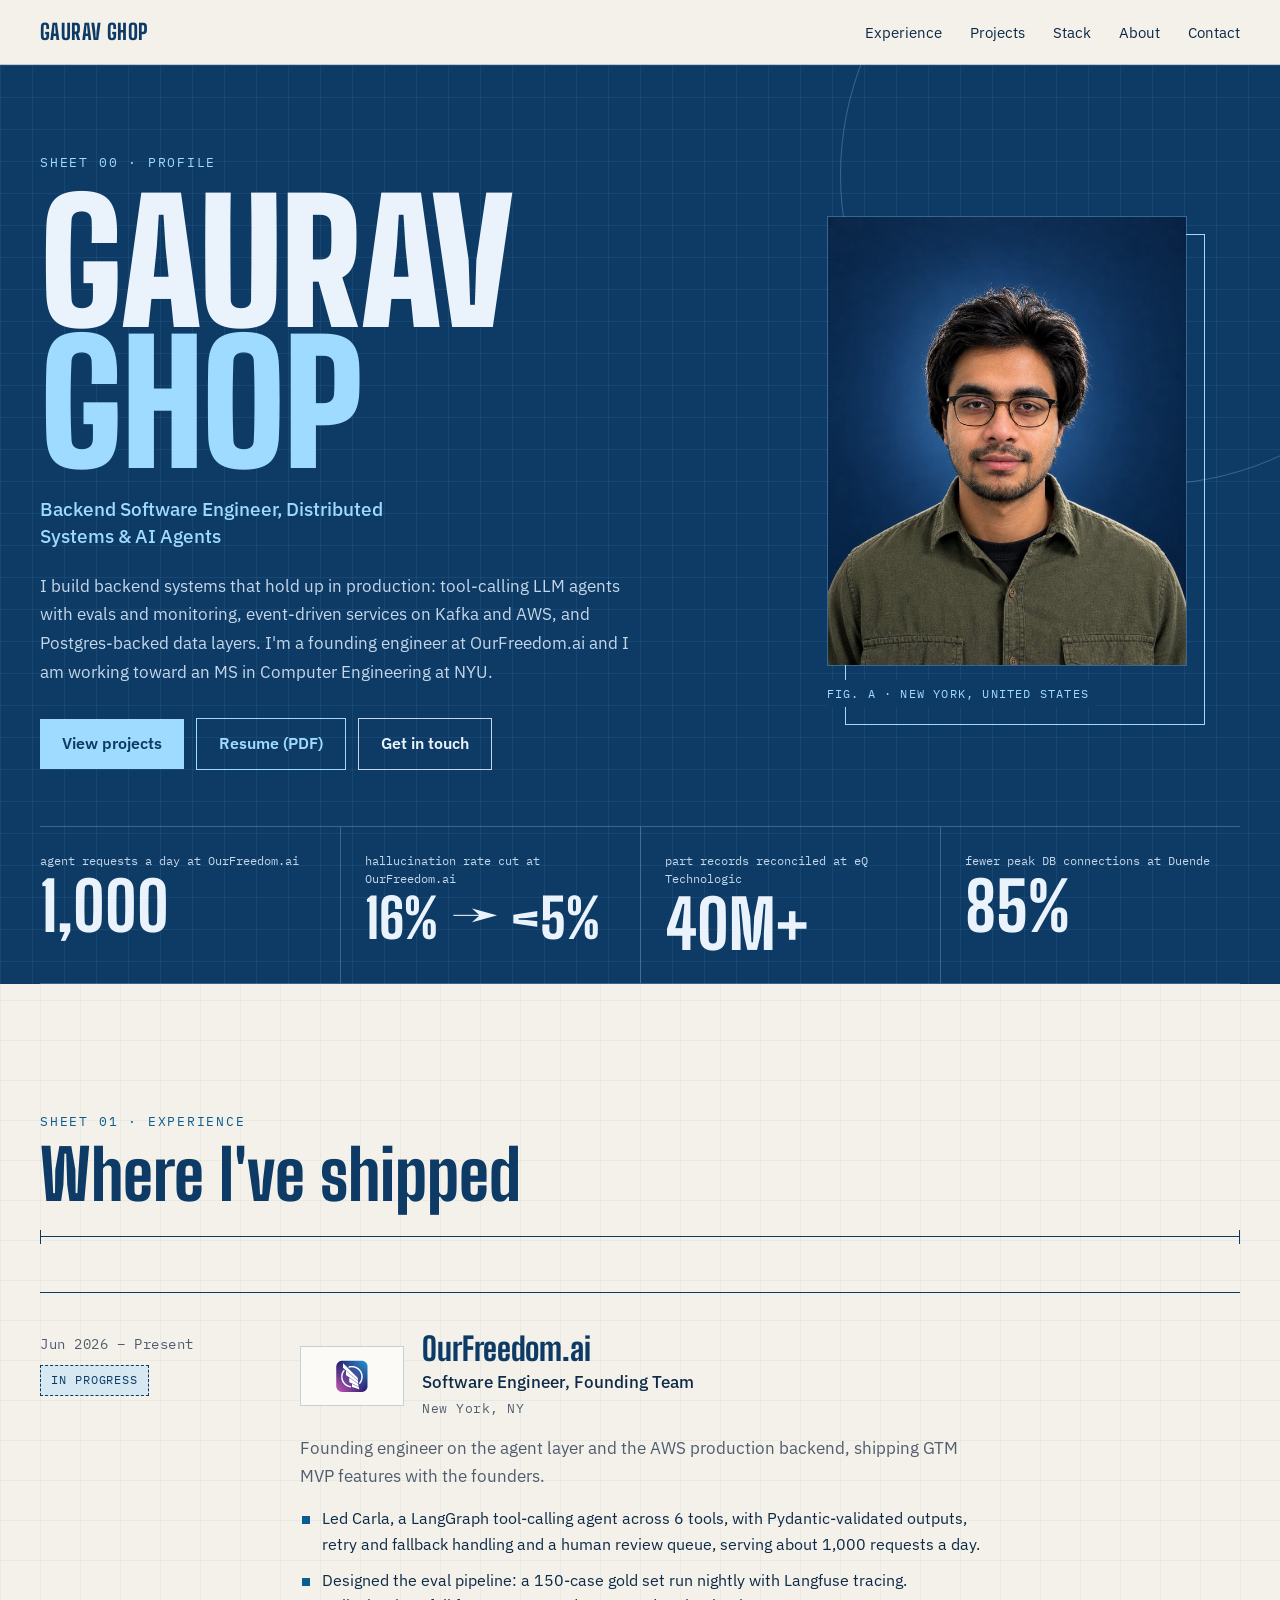
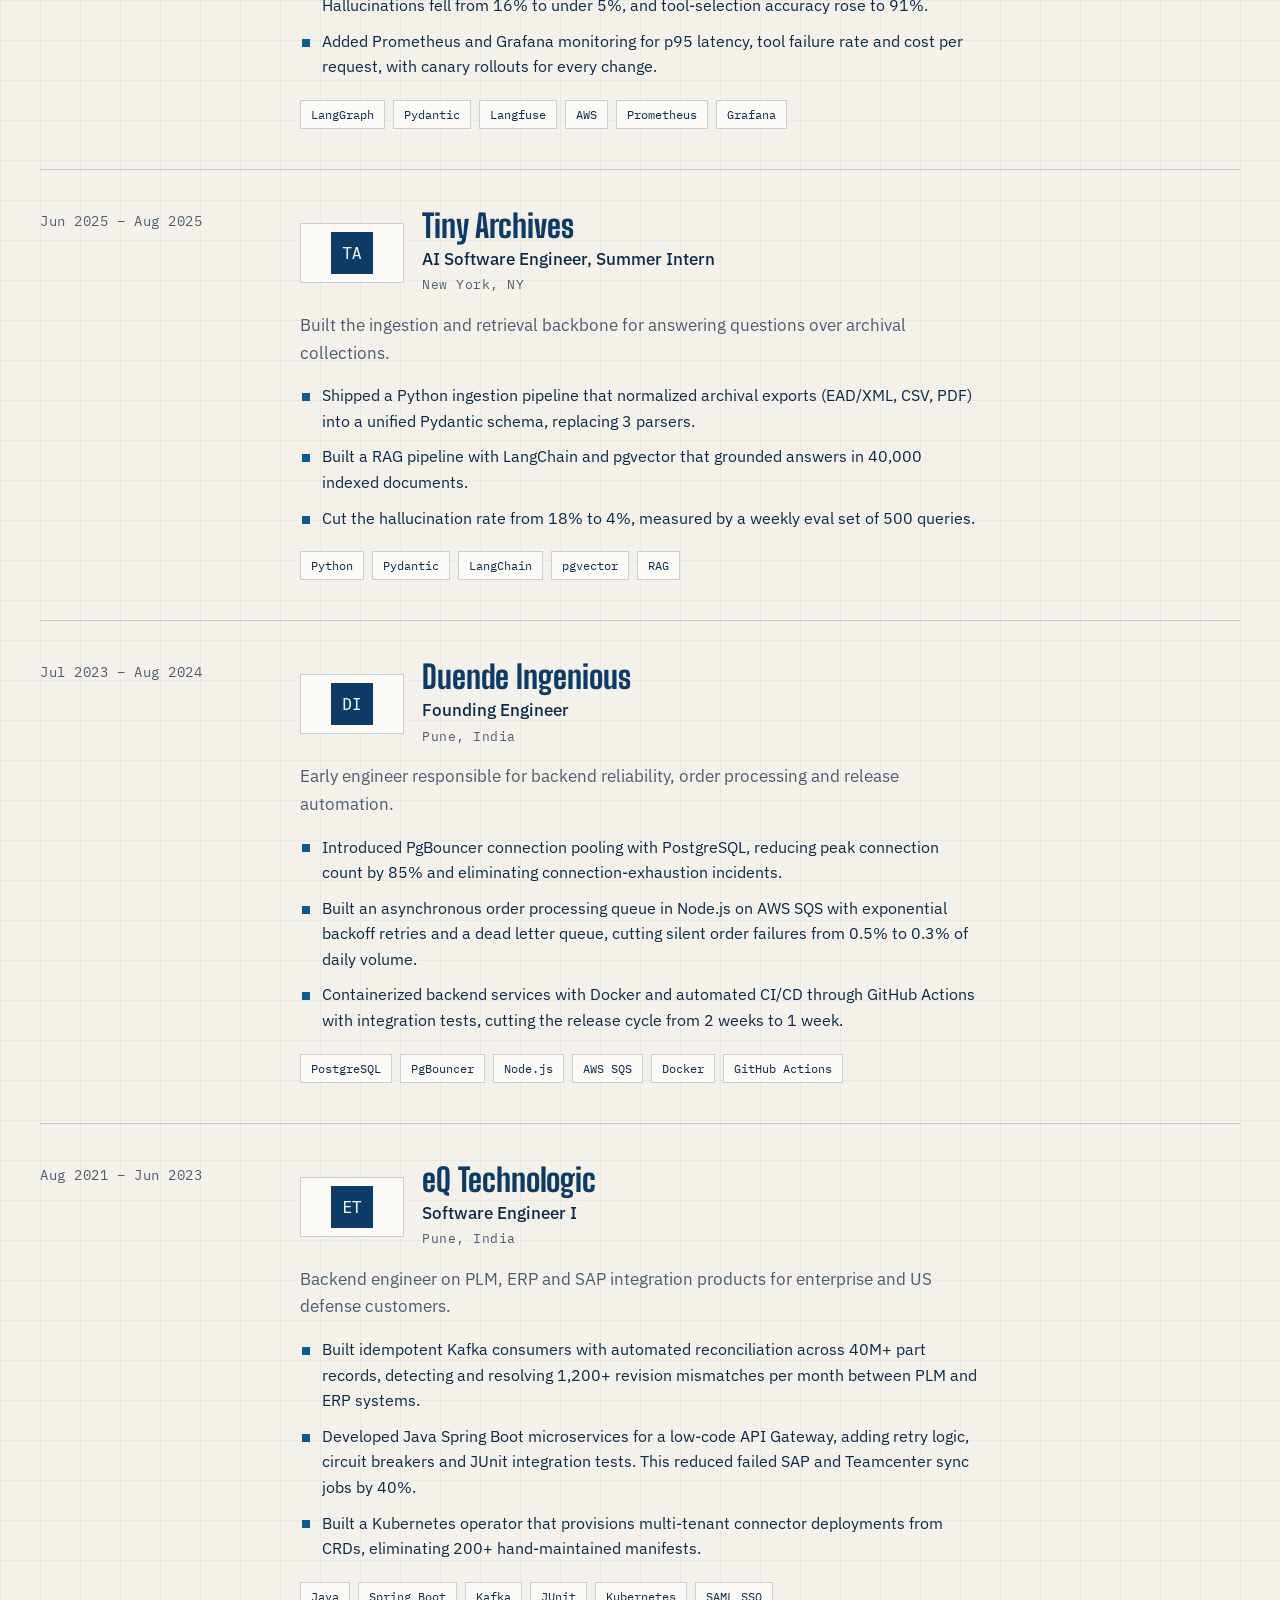
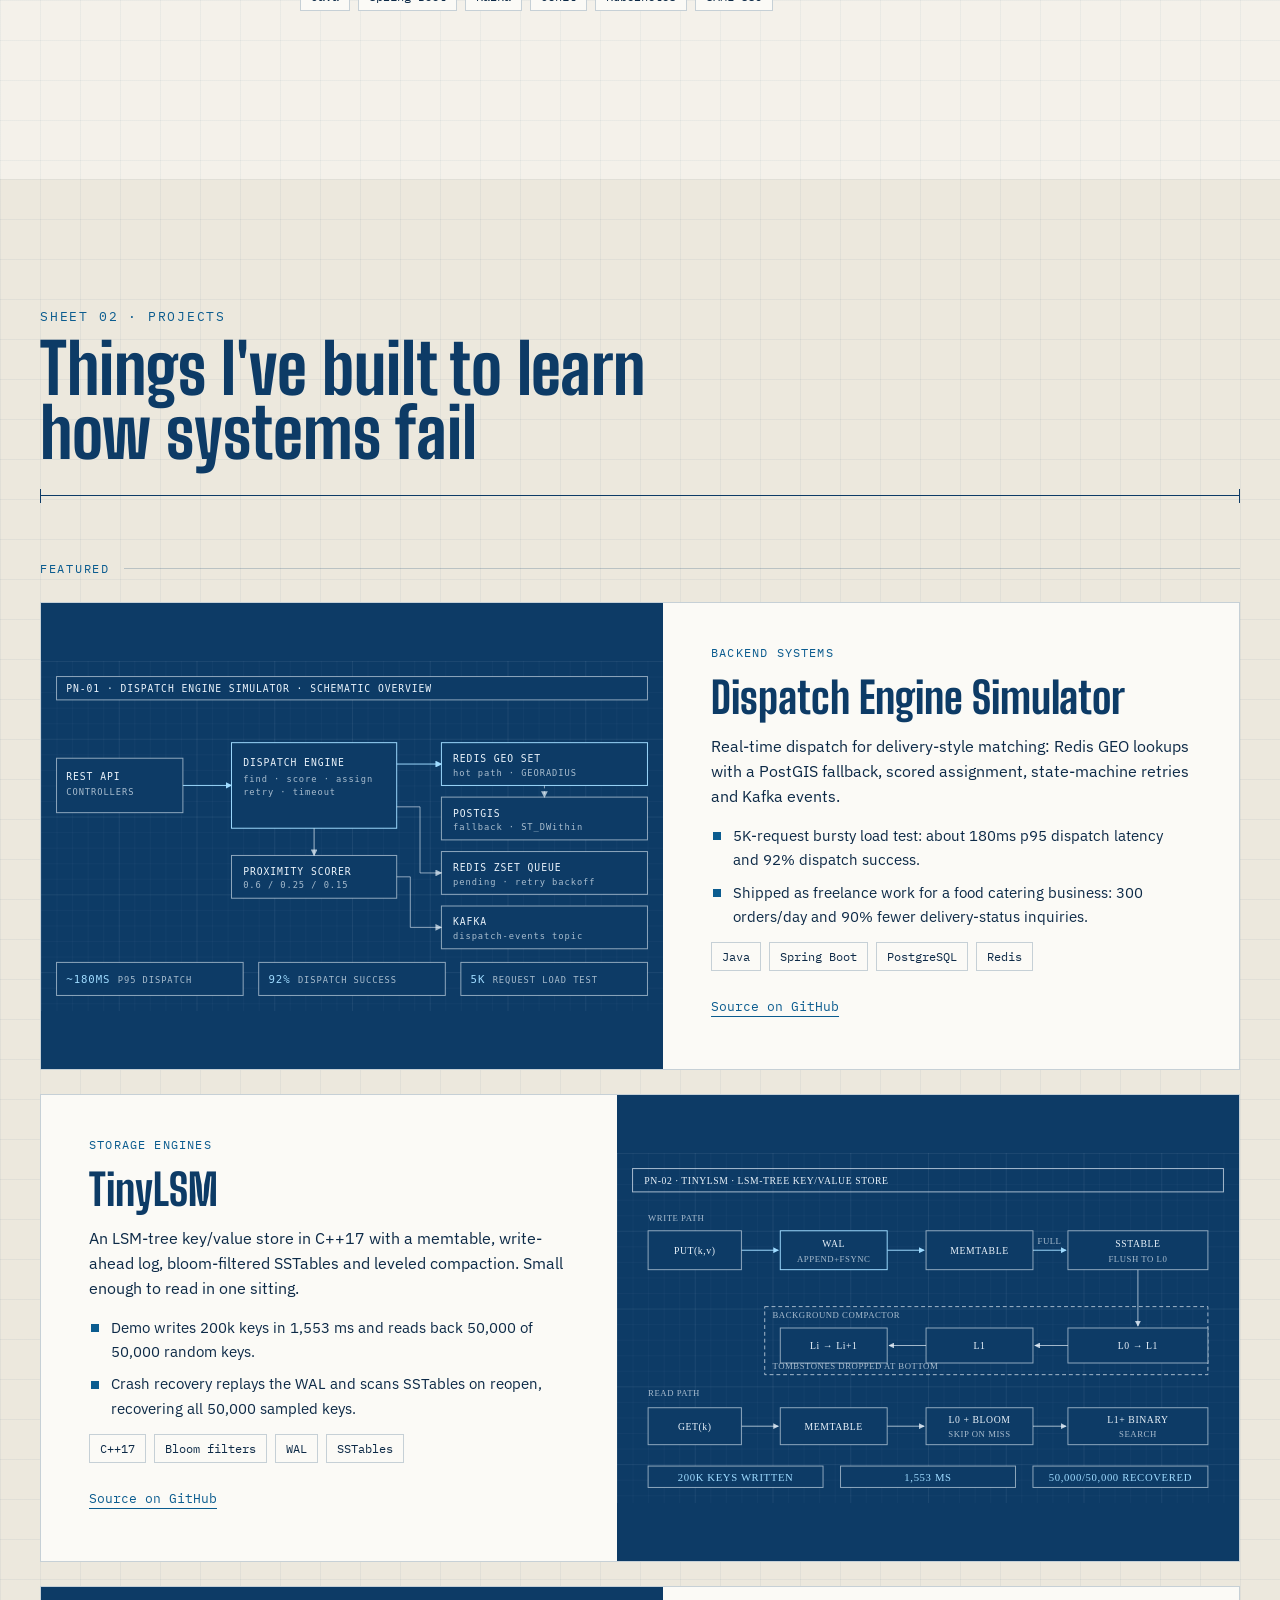
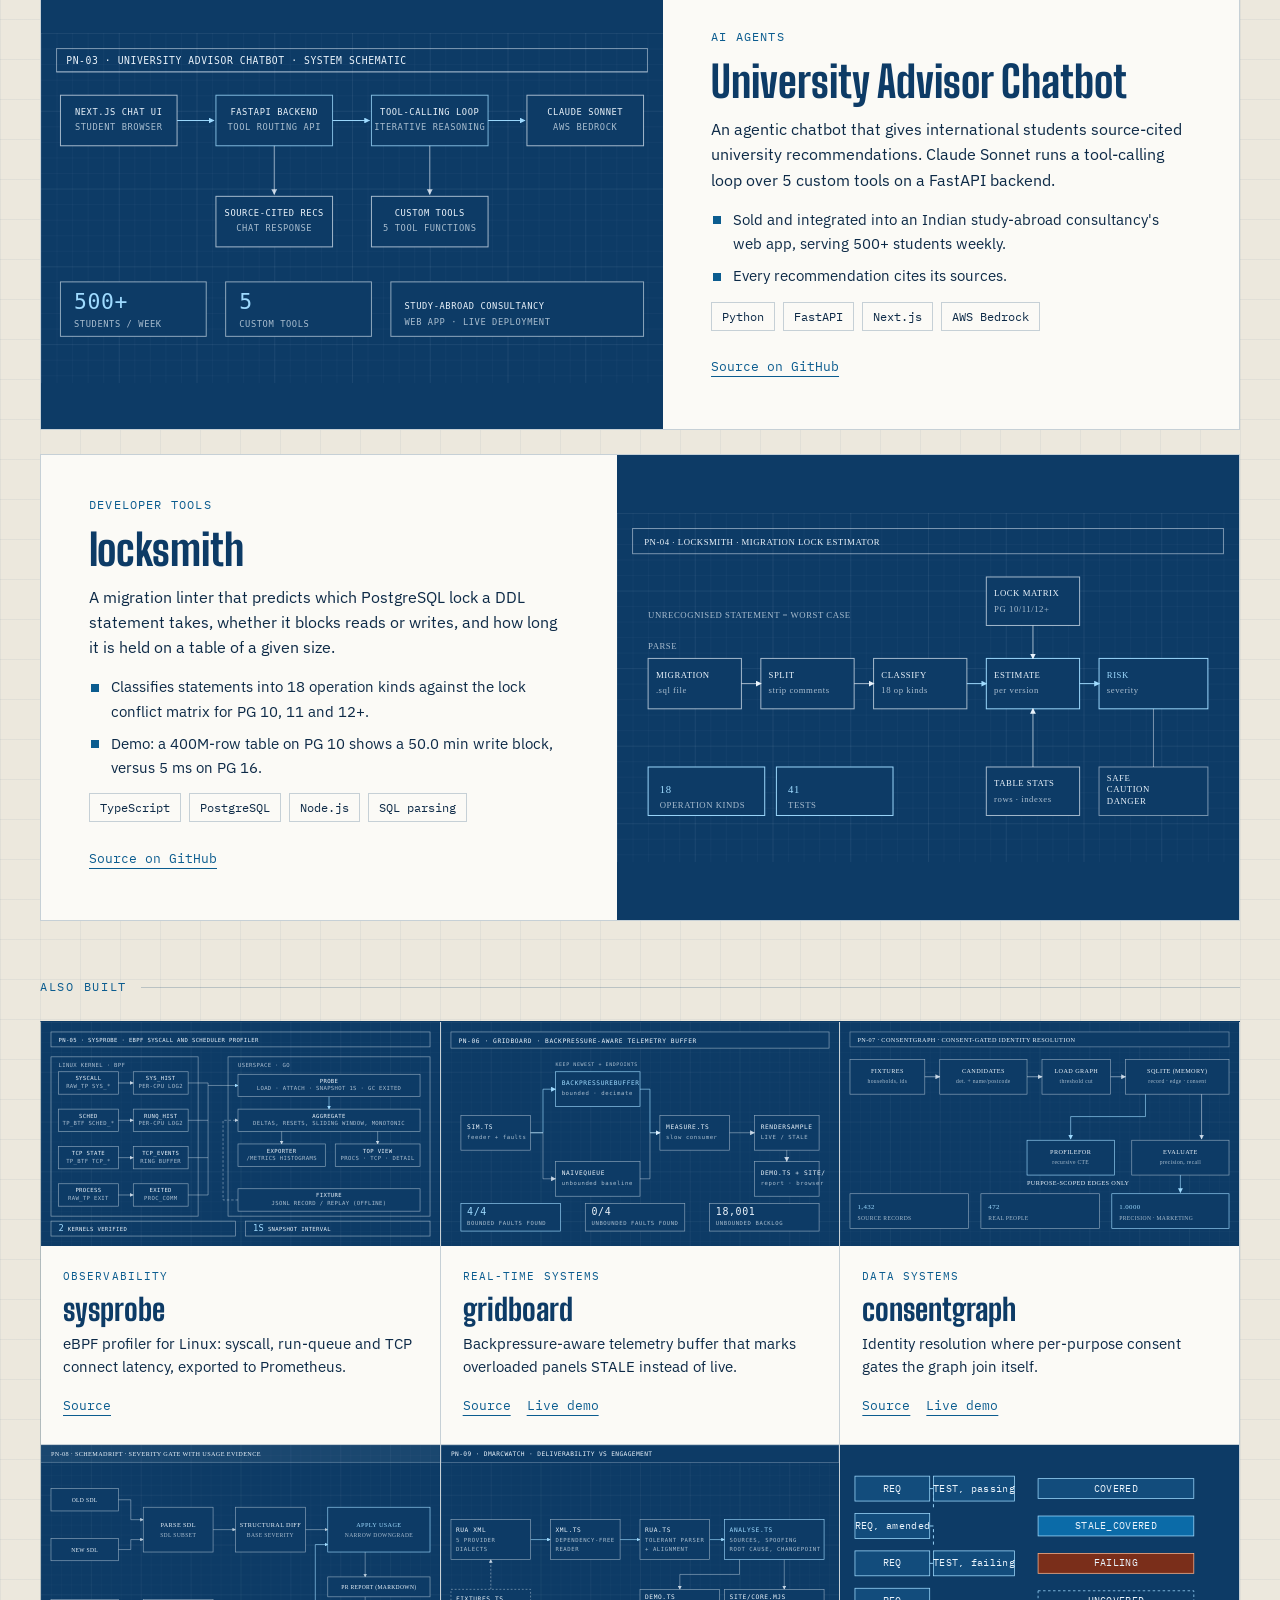
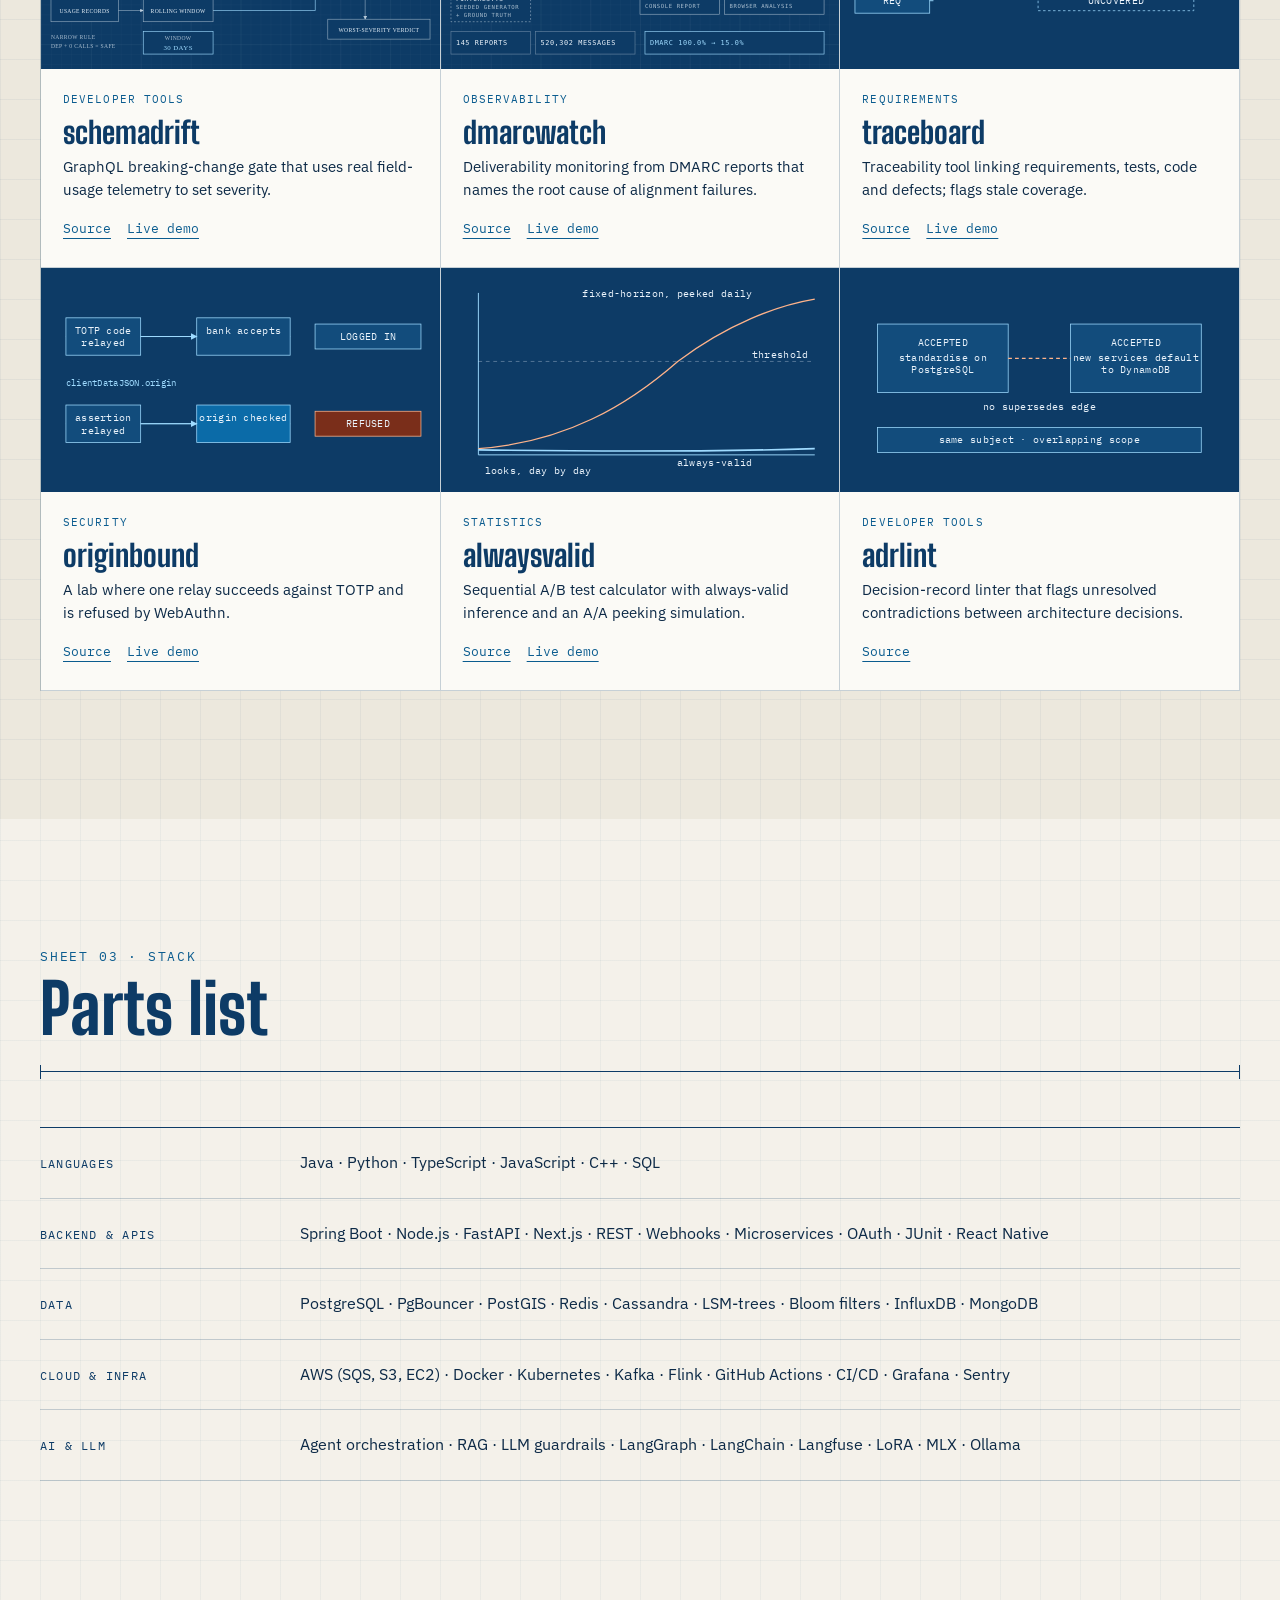
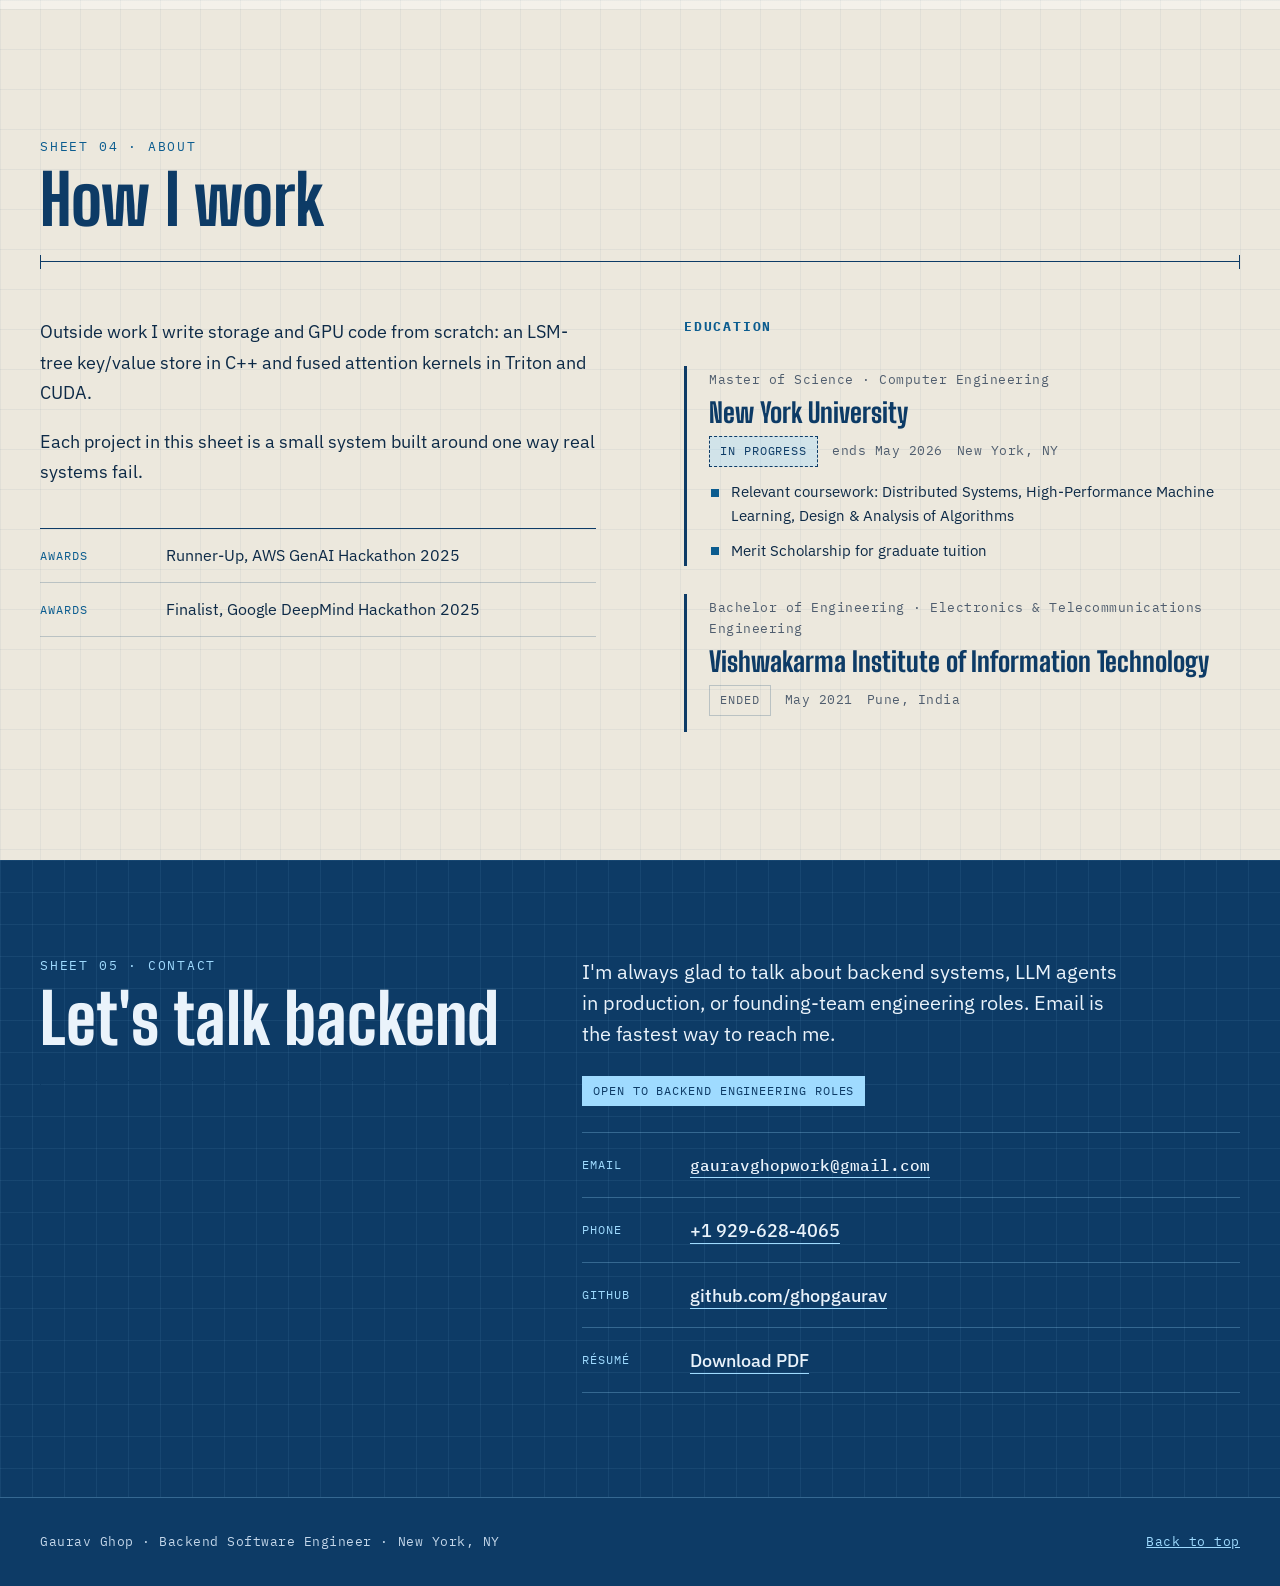
<file: index.html>
<!doctype html>
<html lang="en">
<head>
<meta charset="utf-8">
<meta name="viewport" content="width=device-width, initial-scale=1">
<title>Gaurav Ghop | Backend Software Engineer</title>
<meta name="description" content="Backend engineer building production LLM agents, Kafka and Spring Boot services, and Postgres systems. Founding engineer at OurFreedom.ai, based in New York.">
<link rel="canonical" href="https://ghopgaurav.github.io/">
<meta name="theme-color" content="#0D3B66">
<meta property="og:type" content="website">
<meta property="og:title" content="Gaurav Ghop | Backend Software Engineer">
<meta property="og:description" content="Backend engineer building production LLM agents, Kafka and Spring Boot services, and Postgres systems. Founding engineer at OurFreedom.ai, based in New York.">
<meta property="og:url" content="https://ghopgaurav.github.io/">
<meta property="og:image" content="https://ghopgaurav.github.io/assets/images/social-card.png">
<meta property="og:image:width" content="1200">
<meta property="og:image:height" content="630">
<meta name="twitter:card" content="summary_large_image">
<meta name="twitter:title" content="Gaurav Ghop | Backend Software Engineer">
<meta name="twitter:description" content="Backend engineer building production LLM agents, Kafka and Spring Boot services, and Postgres systems.">
<meta name="twitter:image" content="https://ghopgaurav.github.io/assets/images/social-card.png">
<link rel="icon" href="favicon.svg" type="image/svg+xml">
<link rel="apple-touch-icon" href="apple-touch-icon.png">
<link rel="preconnect" href="https://fonts.googleapis.com">
<link rel="preconnect" href="https://fonts.gstatic.com" crossorigin>
<link rel="stylesheet" href="https://fonts.googleapis.com/css2?family=Big+Shoulders+Display:wght@700;800;900&family=IBM+Plex+Sans:wght@400;500;600&family=IBM+Plex+Mono:wght@400;500&display=swap">
<link rel="stylesheet" href="styles.css">
<script type="application/ld+json">
{
  "@context": "https://schema.org",
  "@type": "Person",
  "name": "Gaurav Ghop",
  "url": "https://ghopgaurav.github.io/",
  "email": "gauravghopwork@gmail.com",
  "jobTitle": "Backend Software Engineer, Distributed Systems & AI Agents",
  "sameAs": ["https://github.com/ghopgaurav"],
  "address": {"@type": "PostalAddress", "addressLocality": "New York", "addressRegion": "NY", "addressCountry": "US"}
}
</script>
</head>
<body>
<a class="skip" href="#main">Skip to content</a>

<header class="site-head">
  <div class="wrap head-row">
    <a class="brand" href="#top" aria-label="Gaurav Ghop, back to top">Gaurav Ghop</a>
    <nav class="nav-desk" aria-label="Primary">
      <a href="#experience">Experience</a>
      <a href="#projects">Projects</a>
      <a href="#stack">Stack</a>
      <a href="#about">About</a>
      <a href="#contact">Contact</a>
    </nav>
    <details class="nav-menu">
      <summary>Menu</summary>
      <nav aria-label="Mobile">
        <a href="#experience">Experience</a>
        <a href="#projects">Projects</a>
        <a href="#stack">Stack</a>
        <a href="#about">About</a>
        <a href="#contact">Contact</a>
      </nav>
    </details>
  </div>
</header>

<main id="main">

<!-- HERO -->
<section id="top" class="hero dark">
  <div class="wrap hero-grid">
    <div class="hero-copy">
      <p class="mono kicker">Sheet 00 · Profile</p>
      <h1><span class="h1-a">Gaurav</span><span class="h1-b">Ghop</span></h1>
      <p class="headline">Backend Software Engineer, Distributed Systems &amp; AI Agents</p>
      <p class="summary">I build backend systems that hold up in production: tool-calling LLM agents with evals and monitoring, event-driven services on Kafka and AWS, and Postgres-backed data layers. I'm a founding engineer at OurFreedom.ai and I am working toward an MS in Computer Engineering at NYU.</p>
      <div class="ctas">
        <a class="btn btn-primary" href="#projects">View projects</a>
        <a class="btn btn-ghost" href="assets/files/gaurav-ghop-resume.pdf" download>Resume (PDF)</a>
        <a class="btn btn-quiet" href="#contact">Get in touch</a>
      </div>
    </div>
    <figure class="plate">
      <img src="assets/images/gaurav-ghop.jpg" alt="Portrait of Gaurav Ghop" width="800" height="1000">
      <figcaption class="mono">Fig. A · New York, United States</figcaption>
    </figure>
  </div>
  <div class="wrap">
    <dl class="readouts">
      <div class="readout">
        <dt>agent requests a day at OurFreedom.ai</dt>
        <dd>1,000</dd>
      </div>
      <div class="readout">
        <dt>hallucination rate cut at OurFreedom.ai</dt>
        <dd class="nowrap">16% → &lt;5%</dd>
      </div>
      <div class="readout">
        <dt>part records reconciled at eQ Technologic</dt>
        <dd>40M+</dd>
      </div>
      <div class="readout">
        <dt>fewer peak DB connections at Duende</dt>
        <dd>85%</dd>
      </div>
    </dl>
  </div>
</section>

<!-- EXPERIENCE -->
<section id="experience" class="sheet">
  <div class="wrap">
    <header class="sheet-head">
      <p class="mono kicker">Sheet 01 · Experience</p>
      <h2>Where I've shipped</h2>
      <div class="dimline" aria-hidden="true"></div>
    </header>
    <ol class="roles">
      <li class="role">
        <div class="role-when">
          <p class="mono">Jun 2026 – Present</p>
          <span class="status">In progress</span>
        </div>
        <div class="role-body">
          <div class="role-id">
            <span class="logo"><img src="assets/images/logos/ourfreedom-ai.png" alt="OurFreedom.ai logo" width="160" height="56"></span>
            <div>
              <h3>OurFreedom.ai</h3>
              <p class="role-title">Software Engineer, Founding Team</p>
              <p class="mono loc">New York, NY</p>
            </div>
          </div>
          <p class="role-desc">Founding engineer on the agent layer and the AWS production backend, shipping GTM MVP features with the founders.</p>
          <ul class="bullets">
            <li>Led Carla, a LangGraph tool-calling agent across 6 tools, with Pydantic-validated outputs, retry and fallback handling and a human review queue, serving about 1,000 requests a day.</li>
            <li>Designed the eval pipeline: a 150-case gold set run nightly with Langfuse tracing. Hallucinations fell from 16% to under 5%, and tool-selection accuracy rose to 91%.</li>
            <li>Added Prometheus and Grafana monitoring for p95 latency, tool failure rate and cost per request, with canary rollouts for every change.</li>
          </ul>
          <ul class="chips" aria-label="Technologies at OurFreedom.ai">
            <li>LangGraph</li><li>Pydantic</li><li>Langfuse</li><li>AWS</li><li>Prometheus</li><li>Grafana</li>
          </ul>
        </div>
      </li>
      <li class="role">
        <div class="role-when">
          <p class="mono">Jun 2025 – Aug 2025</p>
        </div>
        <div class="role-body">
          <div class="role-id">
            <span class="logo"><img src="assets/images/logos/tiny-archives.svg" alt="Tiny Archives logo" width="160" height="56"></span>
            <div>
              <h3>Tiny Archives</h3>
              <p class="role-title">AI Software Engineer, Summer Intern</p>
              <p class="mono loc">New York, NY</p>
            </div>
          </div>
          <p class="role-desc">Built the ingestion and retrieval backbone for answering questions over archival collections.</p>
          <ul class="bullets">
            <li>Shipped a Python ingestion pipeline that normalized archival exports (EAD/XML, CSV, PDF) into a unified Pydantic schema, replacing 3 parsers.</li>
            <li>Built a RAG pipeline with LangChain and pgvector that grounded answers in 40,000 indexed documents.</li>
            <li>Cut the hallucination rate from 18% to 4%, measured by a weekly eval set of 500 queries.</li>
          </ul>
          <ul class="chips" aria-label="Technologies at Tiny Archives">
            <li>Python</li><li>Pydantic</li><li>LangChain</li><li>pgvector</li><li>RAG</li>
          </ul>
        </div>
      </li>
      <li class="role">
        <div class="role-when">
          <p class="mono">Jul 2023 – Aug 2024</p>
        </div>
        <div class="role-body">
          <div class="role-id">
            <span class="logo"><img src="assets/images/logos/duende-ingenious.svg" alt="Duende Ingenious logo" width="160" height="56"></span>
            <div>
              <h3>Duende Ingenious</h3>
              <p class="role-title">Founding Engineer</p>
              <p class="mono loc">Pune, India</p>
            </div>
          </div>
          <p class="role-desc">Early engineer responsible for backend reliability, order processing and release automation.</p>
          <ul class="bullets">
            <li>Introduced PgBouncer connection pooling with PostgreSQL, reducing peak connection count by 85% and eliminating connection-exhaustion incidents.</li>
            <li>Built an asynchronous order processing queue in Node.js on AWS SQS with exponential backoff retries and a dead letter queue, cutting silent order failures from 0.5% to 0.3% of daily volume.</li>
            <li>Containerized backend services with Docker and automated CI/CD through GitHub Actions with integration tests, cutting the release cycle from 2 weeks to 1 week.</li>
          </ul>
          <ul class="chips" aria-label="Technologies at Duende Ingenious">
            <li>PostgreSQL</li><li>PgBouncer</li><li>Node.js</li><li>AWS SQS</li><li>Docker</li><li>GitHub Actions</li>
          </ul>
        </div>
      </li>
      <li class="role">
        <div class="role-when">
          <p class="mono">Aug 2021 – Jun 2023</p>
        </div>
        <div class="role-body">
          <div class="role-id">
            <span class="logo"><img src="assets/images/logos/eq-technologic.svg" alt="eQ Technologic logo" width="160" height="56"></span>
            <div>
              <h3>eQ Technologic</h3>
              <p class="role-title">Software Engineer I</p>
              <p class="mono loc">Pune, India</p>
            </div>
          </div>
          <p class="role-desc">Backend engineer on PLM, ERP and SAP integration products for enterprise and US defense customers.</p>
          <ul class="bullets">
            <li>Built idempotent Kafka consumers with automated reconciliation across 40M+ part records, detecting and resolving 1,200+ revision mismatches per month between PLM and ERP systems.</li>
            <li>Developed Java Spring Boot microservices for a low-code API Gateway, adding retry logic, circuit breakers and JUnit integration tests. This reduced failed SAP and Teamcenter sync jobs by 40%.</li>
            <li>Built a Kubernetes operator that provisions multi-tenant connector deployments from CRDs, eliminating 200+ hand-maintained manifests.</li>
          </ul>
          <ul class="chips" aria-label="Technologies at eQ Technologic">
            <li>Java</li><li>Spring Boot</li><li>Kafka</li><li>JUnit</li><li>Kubernetes</li><li>SAML SSO</li>
          </ul>
        </div>
      </li>
    </ol>
  </div>
</section>

<!-- PROJECTS -->
<section id="projects" class="sheet sheet-tint">
  <div class="wrap">
    <header class="sheet-head">
      <p class="mono kicker">Sheet 02 · Projects</p>
      <h2>Things I've built to learn how systems fail</h2>
      <div class="dimline" aria-hidden="true"></div>
    </header>

    <p class="sub-label mono">Featured</p>
    <div class="feature-list">

      <article class="proj p-feature">
        <div class="proj-visual"><img src="assets/images/projects/dispatch-engine-simulator.svg" alt="Dispatch Engine Simulator drawing" width="640" height="360" loading="lazy"></div>
        <div class="proj-body">
          <p class="mono cat">Backend systems</p>
          <h3>Dispatch Engine Simulator</h3>
          <p>Real-time dispatch for delivery-style matching: Redis GEO lookups with a PostGIS fallback, scored assignment, state-machine retries and Kafka events.</p>
          <ul class="bullets">
            <li>5K-request bursty load test: about 180ms p95 dispatch latency and 92% dispatch success.</li>
            <li>Shipped as freelance work for a food catering business: 300 orders/day and 90% fewer delivery-status inquiries.</li>
          </ul>
          <ul class="chips" aria-label="Main technologies"><li>Java</li><li>Spring Boot</li><li>PostgreSQL</li><li>Redis</li></ul>
          <p class="links"><a href="https://github.com/ghopgaurav/dispatch-engine-simulator">Source on GitHub</a></p>
        </div>
      </article>

      <article class="proj p-feature">
        <div class="proj-visual"><img src="assets/images/projects/tiny-lsm.svg" alt="TinyLSM schematic drawing" width="640" height="360" loading="lazy"></div>
        <div class="proj-body">
          <p class="mono cat">Storage engines</p>
          <h3>TinyLSM</h3>
          <p>An LSM-tree key/value store in C++17 with a memtable, write-ahead log, bloom-filtered SSTables and leveled compaction. Small enough to read in one sitting.</p>
          <ul class="bullets">
            <li>Demo writes 200k keys in 1,553 ms and reads back 50,000 of 50,000 random keys.</li>
            <li>Crash recovery replays the WAL and scans SSTables on reopen, recovering all 50,000 sampled keys.</li>
          </ul>
          <ul class="chips" aria-label="Main technologies"><li>C++17</li><li>Bloom filters</li><li>WAL</li><li>SSTables</li></ul>
          <p class="links"><a href="https://github.com/ghopgaurav/tiny_LSM">Source on GitHub</a></p>
        </div>
      </article>

      <article class="proj p-feature">
        <div class="proj-visual"><img src="assets/images/projects/campus-advisor.svg" alt="University Advisor Chatbot drawing" width="640" height="360" loading="lazy"></div>
        <div class="proj-body">
          <p class="mono cat">AI agents</p>
          <h3>University Advisor Chatbot</h3>
          <p>An agentic chatbot that gives international students source-cited university recommendations. Claude Sonnet runs a tool-calling loop over 5 custom tools on a FastAPI backend.</p>
          <ul class="bullets">
            <li>Sold and integrated into an Indian study-abroad consultancy's web app, serving 500+ students weekly.</li>
            <li>Every recommendation cites its sources.</li>
          </ul>
          <ul class="chips" aria-label="Main technologies"><li>Python</li><li>FastAPI</li><li>Next.js</li><li>AWS Bedrock</li></ul>
          <p class="links"><a href="https://github.com/ghopgaurav/campusAdvisor">Source on GitHub</a></p>
        </div>
      </article>

      <article class="proj p-feature">
        <div class="proj-visual"><img src="assets/images/projects/locksmith.svg" alt="locksmith drawing" width="640" height="360" loading="lazy"></div>
        <div class="proj-body">
          <p class="mono cat">Developer tools</p>
          <h3>locksmith</h3>
          <p>A migration linter that predicts which PostgreSQL lock a DDL statement takes, whether it blocks reads or writes, and how long it is held on a table of a given size.</p>
          <ul class="bullets">
            <li>Classifies statements into 18 operation kinds against the lock conflict matrix for PG 10, 11 and 12+.</li>
            <li>Demo: a 400M-row table on PG 10 shows a 50.0 min write block, versus 5 ms on PG 16.</li>
          </ul>
          <ul class="chips" aria-label="Main technologies"><li>TypeScript</li><li>PostgreSQL</li><li>Node.js</li><li>SQL parsing</li></ul>
          <p class="links"><a href="https://github.com/ghopgaurav/locksmith">Source on GitHub</a></p>
        </div>
      </article>

    </div>

    <p class="sub-label mono">Also built</p>
    <ul class="ledger">

      <li class="mini">
        <div class="mini-visual"><img src="assets/images/projects/sysprobe.svg" alt="sysprobe drawing" width="640" height="360" loading="lazy"></div>
        <div class="mini-body">
          <p class="mono cat">Observability</p>
          <h3>sysprobe</h3>
          <p class="mini-sum">eBPF profiler for Linux: syscall, run-queue and TCP connect latency, exported to Prometheus.</p>
          <p class="links"><a href="https://github.com/ghopgaurav/sysprobe">Source</a></p>
        </div>
      </li>

      <li class="mini">
        <div class="mini-visual"><img src="assets/images/projects/gridboard.svg" alt="gridboard drawing" width="640" height="360" loading="lazy"></div>
        <div class="mini-body">
          <p class="mono cat">Real-time systems</p>
          <h3>gridboard</h3>
          <p class="mini-sum">Backpressure-aware telemetry buffer that marks overloaded panels STALE instead of live.</p>
          <p class="links"><a href="https://github.com/ghopgaurav/gridboard">Source</a><a href="https://ghopgaurav.github.io/gridboard/">Live demo</a></p>
        </div>
      </li>

      <li class="mini">
        <div class="mini-visual"><img src="assets/images/projects/consentgraph.svg" alt="consentgraph drawing" width="640" height="360" loading="lazy"></div>
        <div class="mini-body">
          <p class="mono cat">Data systems</p>
          <h3>consentgraph</h3>
          <p class="mini-sum">Identity resolution where per-purpose consent gates the graph join itself.</p>
          <p class="links"><a href="https://github.com/ghopgaurav/consentgraph">Source</a><a href="https://ghopgaurav.github.io/consentgraph/">Live demo</a></p>
        </div>
      </li>

      <li class="mini">
        <div class="mini-visual"><img src="assets/images/projects/schemadrift.svg" alt="schemadrift drawing" width="640" height="360" loading="lazy"></div>
        <div class="mini-body">
          <p class="mono cat">Developer tools</p>
          <h3>schemadrift</h3>
          <p class="mini-sum">GraphQL breaking-change gate that uses real field-usage telemetry to set severity.</p>
          <p class="links"><a href="https://github.com/ghopgaurav/schemadrift">Source</a><a href="https://ghopgaurav.github.io/schemadrift/">Live demo</a></p>
        </div>
      </li>

      <li class="mini">
        <div class="mini-visual"><img src="assets/images/projects/dmarcwatch.svg" alt="dmarcwatch drawing" width="640" height="360" loading="lazy"></div>
        <div class="mini-body">
          <p class="mono cat">Observability</p>
          <h3>dmarcwatch</h3>
          <p class="mini-sum">Deliverability monitoring from DMARC reports that names the root cause of alignment failures.</p>
          <p class="links"><a href="https://github.com/ghopgaurav/dmarcwatch">Source</a><a href="https://ghopgaurav.github.io/dmarcwatch/">Live demo</a></p>
        </div>
      </li>

      <li class="mini">
        <div class="mini-visual">
          <svg viewBox="0 0 640 360" role="img" aria-label="Diagram: requirement rows linked to tests, with four coverage states: covered, stale, failing and uncovered">
            <rect width="640" height="360" class="s-bg"/>
            <g class="s-line"><path d="M40 70H150M40 130H150M40 190H150M40 250H150"/><path d="M150 100v-30M150 160v-30" stroke-dasharray="4 4"/></g>
            <g class="s-box"><rect x="24" y="50" width="120" height="40"/><rect x="24" y="110" width="120" height="40"/><rect x="24" y="170" width="120" height="40"/><rect x="24" y="230" width="120" height="40"/></g>
            <g class="s-box"><rect x="150" y="50" width="130" height="40"/><rect x="150" y="170" width="130" height="40"/></g>
            <g class="s-txt"><text x="84" y="75" text-anchor="middle">REQ</text><text x="84" y="135" text-anchor="middle">REQ, amended</text><text x="84" y="195" text-anchor="middle">REQ</text><text x="84" y="255" text-anchor="middle">REQ</text><text x="215" y="75" text-anchor="middle">TEST, passing</text><text x="215" y="195" text-anchor="middle">TEST, failing</text></g>
            <g class="s-chip"><rect x="318" y="54" width="250" height="32"/><rect x="318" y="114" width="250" height="32" class="s-hot"/><rect x="318" y="174" width="250" height="32" class="s-warn"/><rect x="318" y="234" width="250" height="32" class="s-dim"/></g>
            <g class="s-txt"><text x="443" y="75" text-anchor="middle">COVERED</text><text x="443" y="135" text-anchor="middle">STALE_COVERED</text><text x="443" y="195" text-anchor="middle">FAILING</text><text x="443" y="255" text-anchor="middle">UNCOVERED</text></g>
          </svg>
        </div>
        <div class="mini-body">
          <p class="mono cat">Requirements</p>
          <h3>traceboard</h3>
          <p class="mini-sum">Traceability tool linking requirements, tests, code and defects; flags stale coverage.</p>
          <p class="links"><a href="https://github.com/ghopgaurav/traceboard">Source</a><a href="https://ghopgaurav.github.io/traceboard/">Live demo</a></p>
        </div>
      </li>

      <li class="mini">
        <div class="mini-visual">
          <svg viewBox="0 0 640 360" role="img" aria-label="Diagram: one relay succeeds against a TOTP code and is refused by WebAuthn on the origin field">
            <rect width="640" height="360" class="s-bg"/>
            <g class="s-line"><path d="M40 110H400M40 250H400"/></g>
            <g class="s-box"><rect x="40" y="80" width="120" height="60"/><rect x="40" y="220" width="120" height="60"/><rect x="250" y="80" width="150" height="60"/><rect x="250" y="220" width="150" height="60" class="s-hot"/></g>
            <g class="s-txt"><text x="100" y="106" text-anchor="middle">TOTP code</text><text x="100" y="126" text-anchor="middle">relayed</text><text x="100" y="246" text-anchor="middle">assertion</text><text x="100" y="266" text-anchor="middle">relayed</text><text x="325" y="106" text-anchor="middle">bank accepts</text><text x="325" y="246" text-anchor="middle">origin checked</text></g>
            <g class="s-line"><path d="M160 110H250" marker-end="url(#ob)"/><path d="M160 250H250" marker-end="url(#ob)"/></g>
            <g class="s-chip"><rect x="440" y="90" width="170" height="40"/><rect x="440" y="230" width="170" height="40" class="s-warn"/></g>
            <g class="s-txt"><text x="525" y="115" text-anchor="middle">LOGGED IN</text><text x="525" y="255" text-anchor="middle">REFUSED</text></g>
            <text class="s-note" x="40" y="190">clientDataJSON.origin</text>
            <defs><marker id="ob" viewBox="0 0 8 8" refX="7" refY="4" markerWidth="7" markerHeight="7" orient="auto"><path d="M0 0L8 4L0 8z" class="s-arrow"/></marker></defs>
          </svg>
        </div>
        <div class="mini-body">
          <p class="mono cat">Security</p>
          <h3>originbound</h3>
          <p class="mini-sum">A lab where one relay succeeds against TOTP and is refused by WebAuthn.</p>
          <p class="links"><a href="https://github.com/ghopgaurav/originbound">Source</a><a href="https://ghopgaurav.github.io/originbound/">Live demo</a></p>
        </div>
      </li>

      <li class="mini">
        <div class="mini-visual">
          <svg viewBox="0 0 640 360" role="img" aria-label="Diagram: two-line experiment comparison; a fixed-horizon test drifts above the threshold when peeked daily, while the always-valid test stays below it">
            <rect width="640" height="360" class="s-bg"/>
            <g class="s-line"><path d="M60 300V40M60 300H600"/></g>
            <path class="s-dash" d="M60 150H600"/>
            <path class="s-hot-line" d="M60 290C200 280 300 220 380 150C460 90 540 60 600 50"/>
            <path class="s-cool-line" d="M60 292C200 294 400 296 600 290"/>
            <g class="s-txt"><text x="500" y="46" text-anchor="end">fixed-horizon, peeked daily</text><text x="500" y="318" text-anchor="end">always-valid</text><text x="590" y="145" text-anchor="end">threshold</text><text x="70" y="330">looks, day by day</text></g>
          </svg>
        </div>
        <div class="mini-body">
          <p class="mono cat">Statistics</p>
          <h3>alwaysvalid</h3>
          <p class="mini-sum">Sequential A/B test calculator with always-valid inference and an A/A peeking simulation.</p>
          <p class="links"><a href="https://github.com/ghopgaurav/alwaysvalid">Source</a><a href="https://ghopgaurav.github.io/alwaysvalid/">Live demo</a></p>
        </div>
      </li>

      <li class="mini">
        <div class="mini-visual">
          <svg viewBox="0 0 640 360" role="img" aria-label="Diagram: two accepted decision records on the same subject with overlapping scope, joined by a dashed red edge marked as a contradiction with no supersedes link">
            <rect width="640" height="360" class="s-bg"/>
            <g class="s-box"><rect x="60" y="90" width="210" height="110"/><rect x="370" y="90" width="210" height="110"/></g>
            <g class="s-txt"><text x="165" y="125" text-anchor="middle">ACCEPTED</text><text x="165" y="150" text-anchor="middle">standardise on</text><text x="165" y="168" text-anchor="middle">PostgreSQL</text><text x="475" y="125" text-anchor="middle">ACCEPTED</text><text x="475" y="150" text-anchor="middle">new services default</text><text x="475" y="168" text-anchor="middle">to DynamoDB</text></g>
            <path class="s-hot-line" d="M270 145H370" stroke-dasharray="6 5"/>
            <g class="s-txt"><text x="320" y="228" text-anchor="middle">no supersedes edge</text></g>
            <g class="s-chip"><rect x="60" y="256" width="520" height="40"/></g>
            <g class="s-txt"><text x="320" y="281" text-anchor="middle">same subject · overlapping scope</text></g>
          </svg>
        </div>
        <div class="mini-body">
          <p class="mono cat">Developer tools</p>
          <h3>adrlint</h3>
          <p class="mini-sum">Decision-record linter that flags unresolved contradictions between architecture decisions.</p>
          <p class="links"><a href="https://github.com/ghopgaurav/adrlint">Source</a></p>
        </div>
      </li>

    </ul>
  </div>
</section>

<!-- STACK -->
<section id="stack" class="sheet">
  <div class="wrap">
    <header class="sheet-head">
      <p class="mono kicker">Sheet 03 · Stack</p>
      <h2>Parts list</h2>
      <div class="dimline" aria-hidden="true"></div>
    </header>
    <dl class="bom">
      <div class="bom-row">
        <dt class="mono">Languages</dt>
        <dd>Java · Python · TypeScript · JavaScript · C++ · SQL</dd>
      </div>
      <div class="bom-row">
        <dt class="mono">Backend &amp; APIs</dt>
        <dd>Spring Boot · Node.js · FastAPI · Next.js · REST · Webhooks · Microservices · OAuth · JUnit · React Native</dd>
      </div>
      <div class="bom-row">
        <dt class="mono">Data</dt>
        <dd>PostgreSQL · PgBouncer · PostGIS · Redis · Cassandra · LSM-trees · Bloom filters · InfluxDB · MongoDB</dd>
      </div>
      <div class="bom-row">
        <dt class="mono">Cloud &amp; Infra</dt>
        <dd>AWS (SQS, S3, EC2) · Docker · Kubernetes · Kafka · Flink · GitHub Actions · CI/CD · Grafana · Sentry</dd>
      </div>
      <div class="bom-row">
        <dt class="mono">AI &amp; LLM</dt>
        <dd>Agent orchestration · RAG · LLM guardrails · LangGraph · LangChain · Langfuse · LoRA · MLX · Ollama</dd>
      </div>
    </dl>
  </div>
</section>

<!-- ABOUT + EDUCATION -->
<section id="about" class="sheet sheet-tint">
  <div class="wrap about-grid">
    <header class="sheet-head">
      <p class="mono kicker">Sheet 04 · About</p>
      <h2>How I work</h2>
      <div class="dimline" aria-hidden="true"></div>
    </header>
    <div class="about-main">
      <div class="about-copy">
        <p>Outside work I write storage and GPU code from scratch: an LSM-tree key/value store in C++ and fused attention kernels in Triton and CUDA.</p>
        <p>Each project in this sheet is a small system built around one way real systems fail.</p>
      </div>
      <dl class="spec">
        <div><dt class="mono">Awards</dt><dd>Runner-Up, AWS GenAI Hackathon 2025</dd></div>
        <div><dt class="mono">Awards</dt><dd>Finalist, Google DeepMind Hackathon 2025</dd></div>
      </dl>
    </div>

    <div class="edu" id="education">
      <h3 class="mono edu-h">Education</h3>
      <article class="edu-card">
        <p class="mono">Master of Science · Computer Engineering</p>
        <h4>New York University</h4>
        <p class="edu-meta"><span class="status">In progress</span> <span class="mono">ends May 2026</span> <span class="mono">New York, NY</span></p>
        <ul class="bullets">
          <li>Relevant coursework: Distributed Systems, High-Performance Machine Learning, Design &amp; Analysis of Algorithms</li>
          <li>Merit Scholarship for graduate tuition</li>
        </ul>
      </article>
      <article class="edu-card">
        <p class="mono">Bachelor of Engineering · Electronics &amp; Telecommunications Engineering</p>
        <h4>Vishwakarma Institute of Information Technology</h4>
        <p class="edu-meta"><span class="status status-ended">Ended</span> <span class="mono">May 2021</span> <span class="mono">Pune, India</span></p>
      </article>
    </div>
  </div>
</section>

<!-- CONTACT -->
<section id="contact" class="contact dark">
  <div class="wrap contact-grid">
    <header class="sheet-head">
      <p class="mono kicker">Sheet 05 · Contact</p>
      <h2>Let's talk backend</h2>
      <div class="dimline" aria-hidden="true"></div>
    </header>
    <div class="contact-body">
      <p class="lede">I'm always glad to talk about backend systems, LLM agents in production, or founding-team engineering roles. Email is the fastest way to reach me.</p>
      <p class="avail"><span class="status">Open to backend engineering roles</span></p>
      <ul class="contact-list">
        <li><span class="mono">Email</span><a class="email" href="mailto:gauravghopwork@gmail.com">gauravghopwork@gmail.com</a></li>
        <li><span class="mono">Phone</span><a href="tel:+19296284065">+1 929-628-4065</a></li>
        <li><span class="mono">GitHub</span><a href="https://github.com/ghopgaurav">github.com/ghopgaurav</a></li>
        <li><span class="mono">Résumé</span><a href="assets/files/gaurav-ghop-resume.pdf" download>Download PDF</a></li>
      </ul>
    </div>
  </div>
</section>

</main>

<footer class="site-foot">
  <div class="wrap foot-row">
    <p class="mono">Gaurav Ghop · Backend Software Engineer · New York, NY</p>
    <a class="mono" href="#top">Back to top</a>
  </div>
</footer>
</body>
</html>
</file>
<file: styles.css>
/* Gaurav Ghop: drafting-sheet portfolio (round 3).
   Palette: paper ground, blueprint navy as the dominant, cyan as the signal.
   Rule: every section head is full width, so every dimension rule is the same length. */

:root {
  --paper: #F4F1EA;
  --paper-2: #FBFAF6;
  --tint: #ECE8DD;
  --ink: #0D2A47;
  --navy: #0D3B66;
  --cyan: #9FDBFF;
  --cyan-ink: #0B5C8F;
  --muted: #4F5D6E;
  --line: rgba(13, 59, 102, .22);
  --line-dark: rgba(159, 219, 255, .28);
  --on-dark: #EAF3FB;
  --on-dark-2: #C4D7EA;

  --f-display: "Big Shoulders Display", "Arial Narrow", sans-serif;
  --f-text: "IBM Plex Sans", "Helvetica Neue", Arial, sans-serif;
  --f-mono: "IBM Plex Mono", ui-monospace, Menlo, Consolas, monospace;

  --s1: .25rem; --s2: .5rem; --s3: .75rem; --s4: 1rem;
  --s5: 1.5rem; --s6: 2rem; --s7: 3rem; --s8: 4.5rem; --s9: 6rem;
  --wrap: 1200px;
}

*, *::before, *::after { box-sizing: border-box; }
html { scroll-behavior: smooth; -webkit-text-size-adjust: 100%; }
body {
  margin: 0;
  font-family: var(--f-text);
  font-size: 1.0625rem;
  line-height: 1.62;
  color: var(--ink);
  background-color: var(--paper);
  background-image:
    linear-gradient(rgba(13, 59, 102, .045) 1px, transparent 1px),
    linear-gradient(90deg, rgba(13, 59, 102, .045) 1px, transparent 1px);
  background-size: 40px 40px;
  overflow-x: hidden;
}
img { display: block; max-width: 100%; height: auto; }
a { color: inherit; }
h1, h2, h3, h4, p, ul, ol, dl, dd, figure { margin: 0; }
ul, ol { padding: 0; list-style: none; }

.wrap { width: min(100% - 40px, var(--wrap)); margin-inline: auto; }
.mono { font-family: var(--f-mono); font-size: .8rem; letter-spacing: .04em; }
.kicker {
  font-family: var(--f-mono); font-size: .8rem; letter-spacing: .14em;
  text-transform: uppercase; color: var(--cyan-ink);
}
.dark .kicker { color: var(--cyan); }

:focus-visible { outline: 3px solid var(--cyan-ink); outline-offset: 3px; }
.dark :focus-visible, .site-foot :focus-visible { outline-color: var(--cyan); }

.skip {
  position: absolute; left: 12px; top: 0; z-index: 100;
  background: var(--cyan); color: var(--navy); padding: 12px 16px;
  transform: translateY(-160%); text-decoration: none; font-weight: 600;
}
.skip:focus { transform: translateY(12px); }

/* ---------- Header ---------- */
.site-head {
  position: sticky; top: 0; z-index: 50;
  background: rgba(244, 241, 234, .94);
  border-bottom: 1px solid var(--line);
  backdrop-filter: blur(6px);
}
.head-row { display: flex; align-items: center; justify-content: space-between; min-height: 64px; }
.brand {
  font-family: var(--f-display); font-weight: 800; font-size: 1.35rem;
  text-transform: uppercase; letter-spacing: .02em; text-decoration: none;
  color: var(--navy); padding: 10px 0;
}
.nav-desk { display: none; gap: 28px; }
.nav-desk a, .nav-menu nav a {
  font-size: .95rem; text-decoration: none; color: var(--ink);
  background-image: linear-gradient(var(--cyan-ink), var(--cyan-ink));
  background-size: 0 1px; background-position: 0 100%; background-repeat: no-repeat;
  padding: 10px 0;
}
.nav-desk a:hover { background-size: 100% 1px; }

.nav-menu { position: relative; }
.nav-menu summary {
  list-style: none; cursor: pointer; min-height: 44px; min-width: 44px;
  display: flex; align-items: center; justify-content: center; padding: 0 16px;
  font-family: var(--f-mono); font-size: .85rem; letter-spacing: .08em; text-transform: uppercase;
  border: 1px solid var(--navy); color: var(--navy);
}
.nav-menu summary::-webkit-details-marker { display: none; }
.nav-menu[open] summary { background: var(--navy); color: var(--on-dark); }
.nav-menu nav {
  position: absolute; right: 0; top: calc(100% + 8px); min-width: 220px;
  background: var(--paper-2); border: 1px solid var(--navy);
  box-shadow: 6px 6px 0 var(--cyan);
  display: flex; flex-direction: column; padding: 6px 18px;
}
.nav-menu nav a { min-height: 44px; display: flex; align-items: center; padding: 0; }

/* ---------- Buttons ---------- */
.btn {
  display: inline-flex; align-items: center; justify-content: center; min-height: 48px;
  padding: 12px 22px; font-weight: 600; text-decoration: none; font-size: .98rem;
  transition: background-color .2s ease, color .2s ease, transform .2s ease;
}
.btn-primary { background: var(--cyan); color: var(--navy); }
.btn-primary:hover { background: #C4E9FF; transform: translateY(-2px); }
.btn-ghost { border: 1.5px solid var(--cyan); color: var(--cyan); }
.btn-ghost:hover { background: rgba(159, 219, 255, .12); }
.btn-quiet { border: 1.5px solid var(--on-dark-2); color: var(--on-dark); }
.btn-quiet:hover { border-color: var(--cyan); color: var(--cyan); }

/* ---------- Hero ---------- */
.dark { background-color: var(--navy); color: var(--on-dark); background-image: none; }
.hero {
  position: relative; overflow: hidden;
  padding: 56px 0 0;
  background-image:
    linear-gradient(rgba(159, 219, 255, .07) 1px, transparent 1px),
    linear-gradient(90deg, rgba(159, 219, 255, .07) 1px, transparent 1px);
  background-size: 32px 32px;
  background-color: var(--navy);
}
.hero::after {
  content: ""; position: absolute; right: -120px; top: -120px;
  width: 460px; height: 460px; border: 1px solid var(--line-dark); border-radius: 50%;
  pointer-events: none;
}
.hero-grid { display: grid; gap: 40px; position: relative; z-index: 1; }
.hero h1 {
  font-family: var(--f-display); font-weight: 900; text-transform: uppercase;
  font-size: clamp(4.4rem, 14vw, 10.5rem); line-height: .84; letter-spacing: -.005em;
  margin: 18px 0 22px; color: var(--on-dark);
}
.h1-b { display: block; color: var(--cyan); }
.headline {
  font-size: 1.2rem; font-weight: 500; color: var(--cyan); max-width: 36ch; line-height: 1.4;
}
.summary { margin-top: 22px; font-size: 1.08rem; color: var(--on-dark-2); max-width: 60ch; line-height: 1.66; }
.ctas { display: flex; flex-wrap: wrap; gap: 12px; margin-top: 32px; align-items: center; }

.plate { position: relative; justify-self: center; width: min(100%, 360px); }
.plate::before {
  content: ""; position: absolute; inset: 18px -18px -18px 18px;
  border: 1px solid var(--cyan); pointer-events: none;
}
.plate img {
  position: relative; width: 100%; aspect-ratio: 4 / 5; object-fit: cover;
  object-position: center top; filter: saturate(.92) contrast(1.02);
  border: 1px solid var(--line-dark);
}
.plate figcaption {
  position: relative; z-index: 1; margin-top: 14px; color: var(--cyan); font-size: .75rem;
  background: var(--navy); padding: 4px 8px 4px 0; display: inline-block;
  text-transform: uppercase; letter-spacing: .1em;
}

.readouts {
  display: grid; grid-template-columns: repeat(2, 1fr); margin-top: 56px;
  border-top: 1px solid var(--line-dark);
}
.readout { padding: 24px 20px 26px 0; border-bottom: 1px solid var(--line-dark); }
.readout + .readout { padding-left: 20px; border-left: 1px solid var(--line-dark); }
.readout dd {
  font-family: var(--f-display); font-weight: 800; font-size: clamp(2.6rem, 6vw, 4.2rem);
  line-height: .95; color: var(--on-dark); margin-top: 6px;
}
.readout dd.nowrap { white-space: nowrap; font-size: clamp(2.1rem, 4.6vw, 3.4rem); }
.readout dt { font-family: var(--f-mono); font-size: .78rem; color: var(--on-dark-2); line-height: 1.45; }

/* ---------- Sheets ---------- */
.sheet { padding: 96px 0; position: relative; }
.sheet-tint {
  background-color: var(--tint);
  background-image: linear-gradient(rgba(13,59,102,.05) 1px, transparent 1px), linear-gradient(90deg, rgba(13,59,102,.05) 1px, transparent 1px);
  background-size: 40px 40px;
}
.sheet-head { width: 100%; }
.sheet-head h2 {
  font-family: var(--f-display); font-weight: 800; font-size: clamp(2.6rem, 5.4vw, 4.4rem);
  line-height: .92; color: var(--navy); margin: 10px 0 0; max-width: 22ch;
}
/* One dimension rule, full width of the wrap, under every section head */
.dimline {
  margin-top: 24px; height: 14px; width: 100%;
  background:
    linear-gradient(var(--navy), var(--navy)) left 6px / 100% 1px no-repeat,
    linear-gradient(var(--navy), var(--navy)) left / 1px 100% no-repeat,
    linear-gradient(var(--navy), var(--navy)) right / 1px 100% no-repeat;
}
.sub-label {
  margin-top: 56px; color: var(--cyan-ink); text-transform: uppercase; letter-spacing: .14em;
  font-size: .76rem; display: flex; align-items: center; gap: 14px;
}
.sub-label::after { content: ""; flex: 1; height: 1px; background: var(--line); }

/* ---------- Experience ---------- */
.roles { margin-top: 48px; border-top: 1px solid var(--navy); }
.role {
  display: grid; grid-template-columns: 1fr; gap: 16px;
  padding: 40px 0; border-bottom: 1px solid var(--line);
}
.role:last-child { border-bottom: 0; }
.role-when { display: flex; flex-wrap: wrap; align-items: center; gap: 12px; color: var(--muted); }
.role-when p { font-size: .85rem; }
.status {
  display: inline-block; font-family: var(--f-mono); font-size: .72rem; text-transform: uppercase;
  letter-spacing: .08em; padding: 5px 10px; border: 1px dashed var(--navy); color: var(--navy);
  background: rgba(159, 219, 255, .35);
}
.status-ended { border-style: solid; background: transparent; color: var(--muted); border-color: var(--line); }
.role-id { display: flex; gap: 18px; align-items: center; }
.logo {
  flex: 0 0 auto; width: 104px; height: 60px; display: flex; align-items: center; justify-content: center;
  background: var(--paper-2); border: 1px solid var(--line); padding: 8px;
}
.logo img { max-width: 100%; max-height: 100%; width: auto; height: auto; object-fit: contain; }
.role h3 { font-family: var(--f-display); font-weight: 800; font-size: 2rem; line-height: 1; color: var(--navy); }
.role-title { font-weight: 500; margin-top: 4px; }
.loc { color: var(--muted); font-size: .8rem; margin-top: 2px; }
.role-desc { color: var(--muted); max-width: 66ch; }
.role-body { display: grid; gap: 16px; min-width: 0; }
.bullets { display: grid; gap: 10px; }
.bullets li { position: relative; padding-left: 22px; max-width: 68ch; font-size: 1rem; line-height: 1.6; }
.bullets li::before {
  content: ""; position: absolute; left: 2px; top: .62em; width: 8px; height: 8px;
  background: var(--cyan-ink);
}
.chips { display: flex; flex-wrap: wrap; gap: 8px; margin-top: 4px; }
.chips li {
  font-family: var(--f-mono); font-size: .78rem; padding: 6px 10px; line-height: 1.2;
  background: var(--paper-2); border: 1px solid var(--line); color: var(--ink);
}

/* ---------- Projects: featured rows ---------- */
.feature-list { display: grid; gap: 24px; margin-top: 24px; }
.proj {
  display: flex; flex-direction: column; background: var(--paper-2);
  border: 1px solid var(--line); min-width: 0;
}
.proj-visual { position: relative; aspect-ratio: 16 / 9; background: var(--navy); overflow: hidden; }
.proj-visual img, .proj-visual svg {
  position: absolute; inset: 0; width: 100%; height: 100%; object-fit: contain; display: block;
}
.proj-body { padding: 24px 22px 22px; display: flex; flex-direction: column; gap: 14px; flex: 1; min-width: 0; }
.cat { color: var(--cyan-ink); text-transform: uppercase; letter-spacing: .1em; font-size: .74rem; }
.proj h3 { font-family: var(--f-display); font-weight: 800; font-size: 2rem; line-height: 1; color: var(--navy); }
.proj-body > p:not(.cat):not(.links) { font-size: .98rem; line-height: 1.6; }
.proj .bullets { gap: 8px; }
.proj .bullets li { font-size: .95rem; }
.proj .chips { margin-top: 0; }
.links { display: flex; flex-wrap: wrap; gap: 6px 22px; margin-top: auto; }
.links a {
  display: inline-flex; align-items: center; min-height: 44px; font-family: var(--f-mono); font-size: .84rem;
  color: var(--cyan-ink); text-decoration: underline; text-decoration-thickness: 1px; text-underline-offset: 5px;
}
.links a:hover { color: var(--navy); }

/* ---------- Projects: compact ledger ---------- */
.ledger {
  display: grid; grid-template-columns: 1fr 1fr; margin-top: 24px;
  border-top: 1px solid var(--navy); border-left: 1px solid var(--line);
}
.mini {
  display: flex; flex-direction: column; background: var(--paper-2);
  border-right: 1px solid var(--line); border-bottom: 1px solid var(--line); min-width: 0;
  transition: background-color .2s ease;
}
.mini:hover { background: #FFFFFF; }
.mini-visual { position: relative; aspect-ratio: 16 / 9; background: var(--navy); overflow: hidden; }
.mini-visual img, .mini-visual svg {
  position: absolute; inset: 0; width: 100%; height: 100%; object-fit: contain; display: block;
}
.mini-body { padding: 16px 16px 12px; display: flex; flex-direction: column; gap: 8px; flex: 1; min-width: 0; }
.mini h3 { font-family: var(--f-display); font-weight: 800; font-size: 1.55rem; line-height: 1; color: var(--navy); }
.mini .cat { font-size: .68rem; }
.mini-sum { font-size: .9rem; line-height: 1.5; }
.mini .links { gap: 0 16px; margin-top: auto; }
.mini .links a { min-height: 40px; }

/* Drawn visuals (inline SVG): sized in viewBox units so labels stay legible */
.s-bg { fill: var(--navy); }
.proj-visual svg text, .mini-visual svg text {
  font-family: var(--f-mono); font-size: 16px; fill: var(--on-dark); letter-spacing: .03em;
}
.proj-visual svg .s-note, .mini-visual svg .s-note { font-size: 14px; fill: var(--cyan); }
.proj-visual svg .s-line path, .mini-visual svg .s-line path { fill: none; stroke: var(--cyan); stroke-width: 1.5; }
.proj-visual svg .s-line path[stroke-dasharray], .mini-visual svg .s-line path[stroke-dasharray] { stroke-dasharray: 5 5; }
.proj-visual svg .s-box rect, .proj-visual svg .s-chip rect,
.mini-visual svg .s-box rect, .mini-visual svg .s-chip rect { fill: #124C7C; stroke: var(--cyan); stroke-width: 1.2; }
.proj-visual svg rect.s-hot, .mini-visual svg rect.s-hot { fill: #0B6BA8; }
.proj-visual svg rect.s-warn, .mini-visual svg rect.s-warn { fill: #7A2E1A; stroke: #FFB38A; }
.proj-visual svg rect.s-dim, .mini-visual svg rect.s-dim { fill: none; stroke-dasharray: 4 4; }
.proj-visual svg .s-hot-line, .mini-visual svg .s-hot-line { fill: none; stroke: #FFB38A; stroke-width: 2; }
.proj-visual svg .s-cool-line, .mini-visual svg .s-cool-line { fill: none; stroke: var(--cyan); stroke-width: 2.5; }
.proj-visual svg .s-dash, .mini-visual svg .s-dash { stroke: var(--on-dark); stroke-opacity: .5; stroke-dasharray: 6 6; fill: none; }
.proj-visual svg .s-arrow, .mini-visual svg .s-arrow { fill: var(--cyan); }

/* ---------- Stack ---------- */
.bom { margin-top: 48px; border-top: 1px solid var(--navy); }
.bom-row {
  display: grid; gap: 8px; padding: 22px 0; border-bottom: 1px solid var(--line);
}
.bom-row dt { color: var(--navy); text-transform: uppercase; letter-spacing: .1em; font-size: .78rem; padding-top: 3px; }
.bom-row dd { font-size: 1rem; line-height: 1.6; max-width: 90ch; }

/* ---------- About + Education ---------- */
.about-grid { display: grid; gap: 40px; }
.about-main { display: grid; gap: 40px; align-content: start; }
.about-copy { display: grid; gap: 18px; max-width: 60ch; font-size: 1.08rem; line-height: 1.7; }
.spec { border-top: 1px solid var(--navy); }
.spec > div { display: grid; grid-template-columns: 110px 1fr; gap: 16px; padding: 14px 0; border-bottom: 1px solid var(--line); }
.spec dt { color: var(--cyan-ink); text-transform: uppercase; letter-spacing: .08em; font-size: .76rem; padding-top: 3px; }
.spec dd { font-size: .98rem; }
.edu { display: grid; gap: 28px; align-content: start; }
.edu-h { font-size: .8rem; letter-spacing: .14em; text-transform: uppercase; color: var(--cyan-ink); }
.edu-card { border-left: 3px solid var(--navy); padding: 4px 0 4px 22px; }
.edu-card > p.mono { color: var(--muted); font-size: .8rem; }
.edu-card h4 { font-family: var(--f-display); font-weight: 800; font-size: 1.7rem; line-height: 1.02; color: var(--navy); margin: 8px 0 10px; }
.edu-meta { display: flex; flex-wrap: wrap; gap: 8px 14px; align-items: center; margin-bottom: 12px; }
.edu-meta .mono { color: var(--muted); }
.edu-card .bullets li { font-size: .95rem; }

/* ---------- Contact ---------- */
.contact { padding: 96px 0 104px; position: relative; background-color: var(--navy); background-image: linear-gradient(rgba(159, 219, 255, .07) 1px, transparent 1px), linear-gradient(90deg, rgba(159, 219, 255, .07) 1px, transparent 1px); background-size: 32px 32px; }
.contact .sheet-head h2 { color: var(--on-dark); }
.contact-grid { display: grid; gap: 40px; }
.contact-body { display: grid; gap: 26px; }
.lede { font-size: 1.22rem; line-height: 1.6; color: var(--on-dark); max-width: 46ch; }
.avail .status { color: var(--navy); background: var(--cyan); border-style: solid; border-color: var(--cyan); }
.contact-list { border-top: 1px solid var(--line-dark); }
.contact-list li {
  display: grid; grid-template-columns: 96px 1fr; gap: 12px; align-items: center;
  padding: 10px 0; border-bottom: 1px solid var(--line-dark);
}
.contact-list .mono { color: var(--cyan); text-transform: uppercase; letter-spacing: .08em; font-size: .76rem; }
.contact-list a {
  color: var(--on-dark); font-size: 1.12rem; font-weight: 500; min-height: 44px;
  display: inline-flex; align-items: center; word-break: break-word;
  text-decoration: underline; text-decoration-color: var(--cyan); text-underline-offset: 6px; text-decoration-thickness: 1px;
}
.contact-list a:hover { color: var(--cyan); }
.contact-list a.email { font-family: var(--f-mono); font-size: 1.02rem; }

/* ---------- 404 ---------- */
.nf { min-height: 100vh; display: flex; align-items: center; padding: 96px 0; background-color: var(--navy); }
.nf h1 { font-family: var(--f-display); font-weight: 900; text-transform: uppercase; font-size: clamp(3.6rem, 12vw, 8rem); line-height: .86; color: var(--on-dark); margin: 14px 0 20px; }
.nf-lede { font-size: 1.2rem; color: var(--on-dark-2); margin-bottom: 32px; max-width: 40ch; }

/* ---------- Footer ---------- */
.site-foot { background: var(--navy); color: var(--on-dark-2); border-top: 1px solid var(--line-dark); }
.foot-row { display: flex; flex-wrap: wrap; justify-content: space-between; gap: 12px; padding: 22px 0; align-items: center; }
.foot-row p { color: var(--on-dark-2); font-size: .8rem; }
.foot-row a { color: var(--cyan); min-height: 44px; display: inline-flex; align-items: center; font-size: .8rem; }

/* ---------- Motion (enhancement only) ---------- */
@media (prefers-reduced-motion: no-preference) {
  .hero .plate::before { transition: transform .6s ease; }
  .hero .plate:hover::before { transform: translate(-6px, -6px); }
  .proj-visual img, .proj-visual svg, .mini-visual img, .mini-visual svg { transition: transform .5s ease; }
  .proj:hover .proj-visual img, .mini:hover .mini-visual img { transform: scale(1.02); }
}
@media (prefers-reduced-motion: reduce) {
  html { scroll-behavior: auto; }
  *, *::before, *::after { transition: none !important; animation: none !important; }
}

/* ---------- Tablet and up ---------- */
@media (min-width: 600px) {
  .readouts { grid-template-columns: repeat(4, 1fr); }
  .readout { padding-right: 24px; }
  .readout + .readout { padding-left: 24px; border-left: 1px solid var(--line-dark); }
  .role { grid-template-columns: 220px 1fr; gap: 40px; }
  .role-when { flex-direction: column; align-items: flex-start; gap: 10px; }
  .bom-row { grid-template-columns: 220px 1fr; gap: 40px; align-items: baseline; }
  .bom-row dt { padding-top: 0; }
}

@media (min-width: 860px) {
  .nav-desk { display: flex; }
  .nav-menu { display: none; }
  .hero { padding-top: 88px; }
  .hero-grid { grid-template-columns: 1.45fr 1fr; align-items: center; gap: 56px; }
  .hero::after { width: 620px; height: 620px; right: -180px; top: -200px; }
  .sheet { padding: 128px 0; }
  .sheet-head h2 { font-size: clamp(3.4rem, 5.4vw, 4.6rem); }

  /* Featured rows: drawing and text side by side; the drawing fills the full card height */
  .p-feature { display: grid; grid-template-columns: 1.08fr 1fr; }
  .p-feature:nth-child(even) { grid-template-columns: 1fr 1.08fr; }
  .p-feature:nth-child(even) .proj-visual { order: 2; }
  .p-feature .proj-visual { aspect-ratio: auto; min-height: 320px; align-self: stretch; }
  .p-feature .proj-body { padding: 36px 40px; }
  .p-feature h3 { font-size: 2.7rem; }
  .p-feature:hover { box-shadow: 6px 6px 0 var(--cyan-ink); }

  /* Compact ledger: three across */
  .ledger { grid-template-columns: repeat(3, 1fr); }
  .mini-body { padding: 22px 22px 18px; }
  .mini h3 { font-size: 1.9rem; }
  .mini-sum { font-size: .95rem; }

  .about-grid { grid-template-columns: 1fr 1fr; column-gap: 88px; row-gap: 48px; align-items: start; }
  .about-grid > .sheet-head { grid-column: 1 / -1; }
  .about-grid > .about-main { grid-column: 1; grid-row: 2; }
  .about-grid > .edu { grid-column: 2; grid-row: 2; }
  .about-copy { font-size: 1.12rem; }

  .contact-grid { grid-template-columns: 1fr 1.4fr; gap: 72px; align-items: start; }
  .contact-grid .sheet-head { position: sticky; top: 112px; }
}

@media (min-width: 1100px) {
  .p-feature .proj-body { padding: 40px 48px; }
}

/* ---------- Phones: composed, not stacked ---------- */
@media (max-width: 599px) {
  body { font-size: 1rem; line-height: 1.56; }
  .wrap { width: min(100% - 32px, var(--wrap)); }
  .sheet { padding: 36px 0; }
  .contact { padding: 48px 0 56px; }
  .sheet-head h2 { font-size: 2.4rem; }
  .dimline { margin-top: 14px; }

  /* Hero: photo sits beside the name; the copy wraps around it */
  .hero { padding-top: 28px; }
  .hero-grid { display: grid; grid-template-columns: 1fr 112px; column-gap: 16px; align-items: start; }
  .hero-copy { display: contents; }
  .hero-copy > .kicker { grid-column: 1; grid-row: 1; }
  .hero h1 { grid-column: 1; grid-row: 2; font-size: clamp(3.3rem, 17vw, 4.4rem); margin: 10px 0 0; }
  .plate { grid-column: 2; grid-row: 1 / span 2; width: 112px; justify-self: end; }
  .plate::before { inset: 10px -8px -8px 10px; }
  .plate figcaption { font-size: .6rem; margin-top: 8px; padding-right: 0; background: none; line-height: 1.4; }
  .headline { grid-column: 1 / -1; grid-row: 3; font-size: 1.05rem; margin-top: 12px; }
  .summary { grid-column: 1 / -1; grid-row: 4; font-size: .92rem; margin-top: 10px; line-height: 1.6; }
  .ctas { grid-column: 1 / -1; grid-row: 5; display: grid; grid-template-columns: 1fr 1fr; gap: 8px; margin-top: 14px; }
  .ctas .btn-primary { grid-column: 1 / -1; min-height: 52px; }
  .ctas .btn { min-height: 52px; padding: 12px 8px; font-size: .9rem; }
  .readouts { margin-top: 20px; grid-template-columns: 1fr 1fr; }
  .readout { padding: 12px 12px 14px 0; }
  .readout:nth-child(even) { padding-left: 14px; border-left: 1px solid var(--line-dark); }
  .readout:nth-child(n+3) { border-bottom: 0; }
  .readout dt { font-size: .7rem; }
  .readout dd { font-size: 2.2rem; margin-top: 2px; }
  .readout dd.nowrap { font-size: 1.95rem; }

  .sub-label { margin-top: 28px; }

  /* Experience: date and status on one line, logo beside the title */
  .roles { margin-top: 22px; }
  .role { grid-template-columns: minmax(0, 1fr); padding: 16px 0; gap: 8px; }
  .role-when { flex-direction: row; align-items: center; gap: 10px; }
  .role-when p { font-size: .78rem; }
  .status { font-size: .66rem; padding: 4px 8px; }
  .role-id { gap: 12px; align-items: center; }
  .logo { width: 96px; height: 46px; padding: 5px; flex: 0 0 96px; }
  .role h3 { font-size: 1.65rem; }
  .role-title { font-size: .94rem; margin-top: 2px; }
  .loc { margin-top: 0; }
  .role-desc { font-size: .92rem; line-height: 1.5; }
  .role-body { gap: 8px; min-width: 0; }
  .bullets { gap: 6px; }
  .bullets li { font-size: .92rem; line-height: 1.45; }

  /* Tech lists read as one quiet line of separated names */
  .chips { display: block; margin-top: 0; line-height: 1.7; }
  .chips li {
    display: inline; background: none; border: 0; padding: 0; margin: 0;
    font-size: .74rem; color: var(--muted);
  }
  .chips li:not(:last-child)::after { content: " · "; color: var(--cyan-ink); }

  /* Featured projects: drawing on top, full text below */
  .feature-list { gap: 14px; margin-top: 14px; }
  .proj-visual { aspect-ratio: 2.2 / 1; }
  .proj-body { padding: 14px 14px 12px; gap: 7px; }
  .proj h3 { font-size: 1.75rem; }
  .proj-body > p:not(.cat):not(.links) { font-size: .92rem; line-height: 1.5; }
  .proj .bullets { gap: 6px; }
  .proj .bullets li { font-size: .9rem; line-height: 1.48; padding-left: 20px; }
  .proj .bullets li::before { top: .5em; }
  .links { margin-top: 0; gap: 0 18px; }
  .links a { min-height: 40px; font-size: .8rem; }

  /* Compact ledger: two across, drawing above the name */
  .ledger { grid-template-columns: 1fr 1fr; margin-top: 14px; }
  .mini-visual { aspect-ratio: 2 / 1; }
  .mini-body { padding: 11px 11px 8px; gap: 5px; }
  .mini h3 { font-size: 1.3rem; }
  .mini-sum { font-size: .78rem; line-height: 1.42; }
  .mini .cat { font-size: .6rem; letter-spacing: .06em; }
  .mini .links { flex-direction: row; flex-wrap: wrap; gap: 0 10px; margin-top: 2px; }
  .mini .links a { min-height: 36px; font-size: .74rem; }
  .mini-visual svg text { font-size: 22px; }

  /* Stack: one condensed line per category */
  .bom { margin-top: 24px; }
  .bom-row { padding: 10px 0; gap: 2px; }
  .bom-row dt { font-size: .7rem; }
  .bom-row dd { font-size: .9rem; line-height: 1.5; }

  /* About */
  .about-grid { gap: 28px; }
  .about-main { gap: 16px; }
  .about-copy { font-size: .97rem; gap: 10px; }
  .spec > div { grid-template-columns: 1fr; gap: 2px; padding: 9px 0; }
  .spec dd { font-size: .92rem; }
  .edu { gap: 14px; }
  .edu-card { padding-left: 14px; }
  .edu-card h4 { font-size: 1.45rem; }
  .edu-card .bullets li { font-size: .9rem; }

  /* Contact */
  .contact-body { gap: 18px; }
  .lede { font-size: 1.08rem; }
  .contact-list li { grid-template-columns: 1fr; gap: 0; padding: 6px 0; }
  .contact-list a { font-size: 1.04rem; min-height: 40px; }
}
</file>
